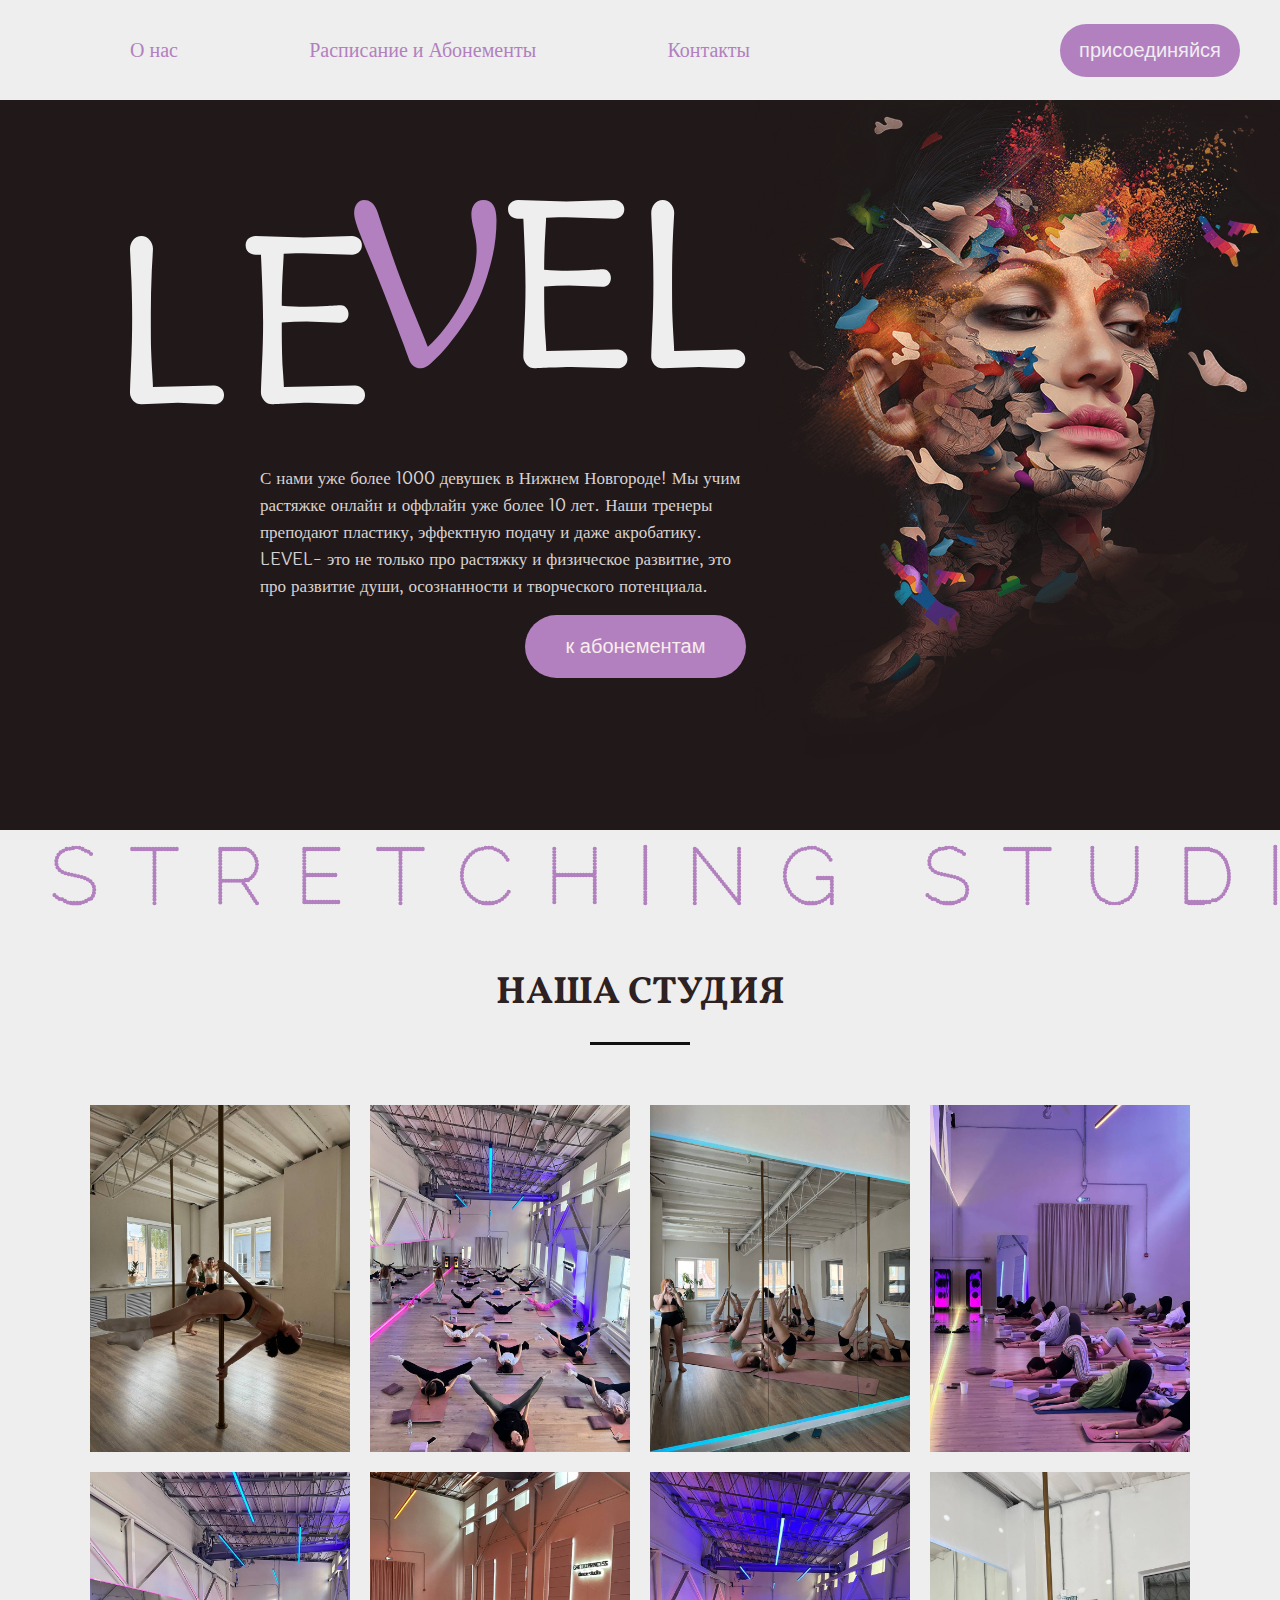
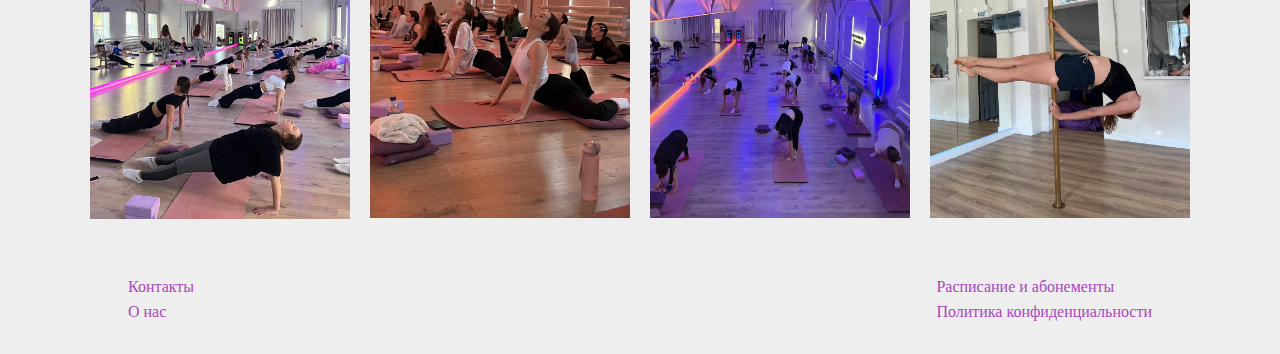
<file: index.html>
<!DOCTYPE html>
<html lang="en">
<head>
    <meta charset="UTF-8">
    <meta name="viewport" content="width=device-width, initial-scale=1.0">
    <title>Главная</title>
    <link rel="preconnect" href="https://fonts.googleapis.com">
<link rel="preconnect" href="https://fonts.gstatic.com" crossorigin>
<link href="https://fonts.googleapis.com/css2?family=Raleway+Dots&display=swap" rel="stylesheet">
    <link rel="preconnect" href="https://fonts.googleapis.com">
<link rel="preconnect" href="https://fonts.gstatic.com" crossorigin>
<link href="https://fonts.googleapis.com/css2?family=Volkhov:ital@1&display=swap" rel="stylesheet">
<link rel="preconnect" href="https://fonts.googleapis.com">
<link rel="preconnect" href="https://fonts.gstatic.com" crossorigin>
<link href="https://fonts.googleapis.com/css2?family=Laila&family=Volkhov:ital@1&display=swap" rel="stylesheet">
<link rel="preconnect" href="https://fonts.googleapis.com">
    <link rel="preconnect" href="https://fonts.gstatic.com" crossorigin>
    <link href="https://fonts.googleapis.com/css2?family=Yesteryear&display=swap" rel="stylesheet">
   
    <link rel="preconnect" href="https://fonts.googleapis.com">
<link rel="preconnect" href="https://fonts.gstatic.com" crossorigin>
<link href="https://fonts.googleapis.com/css2?family=Laila&display=swap" rel="stylesheet">
<link rel="preconnect" href="https://fonts.googleapis.com">
<link rel="preconnect" href="https://fonts.googleapis.com">
<link rel="preconnect" href="https://fonts.gstatic.com" crossorigin>
<link href="https://fonts.googleapis.com/css2?family=Vollkorn:ital@0;1&display=swap" rel="stylesheet">
<link rel="preconnect" href="https://fonts.googleapis.com">
<link rel="preconnect" href="https://fonts.gstatic.com" crossorigin>
<link href="https://fonts.googleapis.com/css2?family=Bad+Script&display=swap" rel="stylesheet">
    <link rel="stylesheet" href="./style_n1.css">
    <link rel="stylesheet" href="./media/media_n1.css">
</head>
<body>
    <header class="header">

        <!-- Меню сайта -->
        <nav class="nav">
            <ul>
                <li><a class="a" href="index_10.html">О нас</a></li>
                <li><a class="a" href="index_2.html" >Расписание и Абонементы</a></li>
                <li><a class="a" href="index_4.html">Контакты</a></li>
            </ul>
        </nav>
    
        <!-- Иконка бургерменю -->
        <div class="burger">
            <span></span>
        </div>
        <div class="header__button">
    <button class="button_1">
        <a class="a_2" href="https://t.me/LEVELNN_bot">присоединяйся</a>
    </button></div>
    </header>
    <div class="container_banner">
    <div class="banner">
        <img class="banner__logo" src="./picture/Vector.svg" alt="лого">
 
        <div class="banner__text">
            <p class="banner__text">
                С нами уже более 1000 девушек в Нижнем Новгороде!  Мы учим растяжке онлайн и оффлайн уже более 10 лет.  Наши тренеры преподают пластику, эффектную подачу и даже акробатику. LEVEL- это не только про растяжку и физическое развитие, это про развитие души, осознанности и творческого потенциала.  
            </p>
        </div>
        <button class="button_2">
            <a class="a_3" href="index_2.html">к абонементам</a>
        </button>
    </div>
    <div class="banner__img">
    <img class="banner__img" src="./picture/hero.png" alt="">
 </div>
</div>
<div class="ticker">
    <div class="tiker_wrapper">
        <div class="tiker_item">STRETCHING STUDIO</div>
        <div class="tiker_item">STRETCHING STUDIO</div>
        <div class="tiker_item">STRETCHING STUDIO</div>
        <div class="tiker_item">STRETCHING STUDIO</div>
        <div class="tiker_item">STRETCHING STUDIO</div>
    </div>
</div>
<div class="container">
    <section class="gallery">
        <h2 class="title">НАША СТУДИЯ</h2>
        <div class="gallery-list">
          <a href="./picture/img 1.jpeg" class="gallery-item">
            <div class="gallery-item-hover">Посмотреть</div>
            <img  src="./picture/img 1.jpeg" alt="alt" >
          </a>
          <a href="./picture/p_b1.jpeg" class="gallery-item">
            <div class="gallery-item-hover">Посмотреть</div>
            <img src="./picture/p_b1.jpeg" alt="alt" >
          </a>
          <a href="./picture/p_b5.jpeg" class="gallery-item">
            <div class="gallery-item-hover">Посмотреть</div>
            <img src="./picture/p_b5.jpeg" alt="alt" >
          </a>
          <a href="./picture/p_b2.jpeg" class="gallery-item">
            <div class="gallery-item-hover">Посмотреть</div>
            <img src="./picture/p_b2.jpeg" alt="alt">
          </a>
          <a href="./picture/img 3.jpeg" class="gallery-item">
            <div class="gallery-item-hover">Посмотреть</div>
            <img src="./picture/img 3.jpeg" alt="alt">
          </a>
          <a href="./picture/p_b4.jpeg" class="gallery-item">
            <div class="gallery-item-hover">Посмотреть</div>
            <img src="./picture/p_b4.jpeg" alt="alt">
          </a>
          <a href="./picture/p_b3.jpeg" class="gallery-item">
            <div class="gallery-item-hover">Посмотреть</div>
            <img src="./picture/p_b3.jpeg" alt="alt">
          </a>
          <a href="./picture/img 2.jpeg" class="gallery-item">
            <div class="gallery-item-hover">Посмотреть</div>
            <img src="./picture/img 2.jpeg" alt="alt">
          </a>
        </div>
      </section> 
</div> 
<footer class="footer">
    <div class="footer__left">
        <p>
            <a class="link" href="index_4.html">Контакты</a></p>
        <p>
            <a class="link" href="index_10.html">О нас</a> </p>
    </div>
    <div class="footer__right">
        <p >
            <a class="link" href="index_2.html">Расписание и абонементы</a></p>
        <p>
            <a class="link" href="#">Политика конфиденциальности</a>
        </p>
    </div>
   </footer>
    <script>
        document.querySelector('.burger').addEventListener('click', function() {
            this.classList.toggle('active');
            document.querySelector('.nav').classList.toggle('open');
        })
    </script>
</body>
</html>
</file>
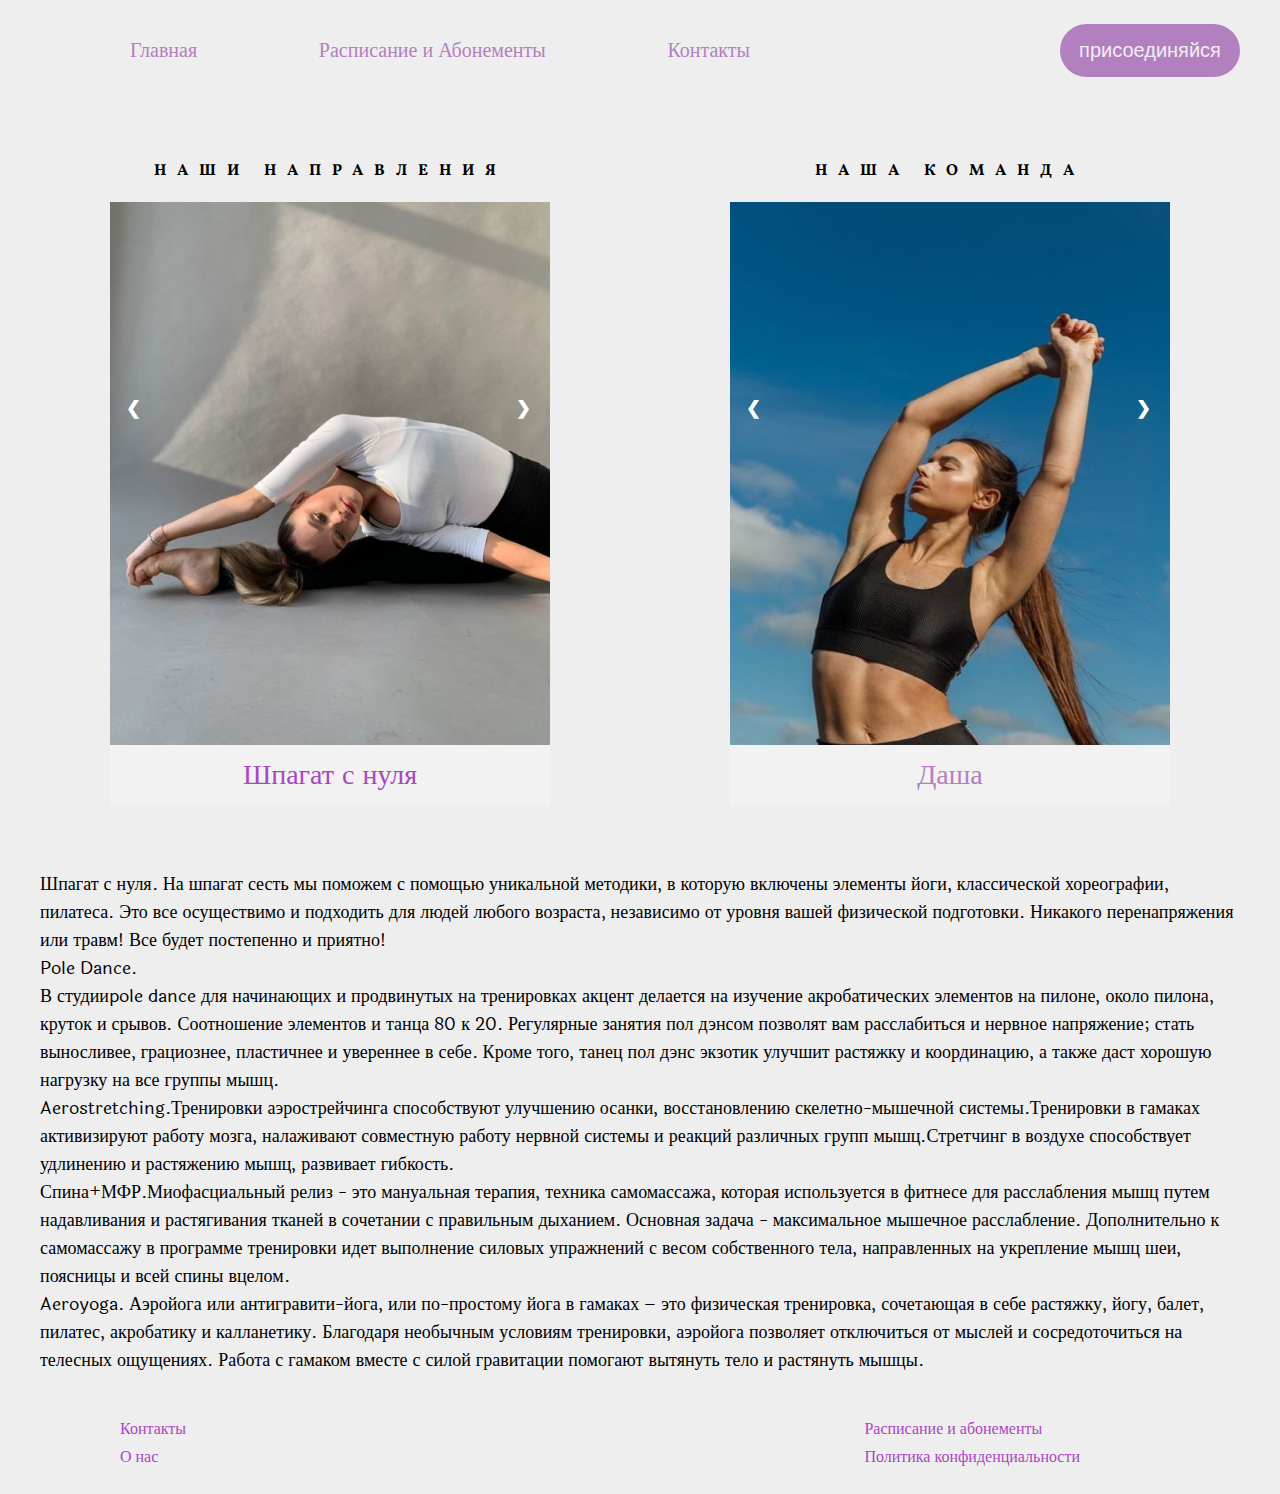
<file: index_10.html>
<!DOCTYPE html>
<html lang="en">
<head>
    <meta charset="UTF-8">
    <meta name="viewport" content="width=device-width, initial-scale=1">
 <link href="https://fonts.googleapis.com/css2?family=Laila&display=swap" rel="stylesheet">
       
        <style>
        * {box-sizing: border-box}
        .mySlides1, .mySlides2 {display: none}
        img {vertical-align: middle;}
        
        /* Slideshow container */
        .slideshow-container {
          max-width: 440px;
          max-height: 480px;
          position: relative;
      
          
        }
        
        /* Next & previous buttons */
        .prev, .next {
          cursor: pointer;
          position: absolute;
          top: 50%;
          width: auto;
          padding: 16px;
          margin-top: -22px;
          color: white;
          font-weight: bold;
          font-size: 18px;
          transition: 0.6s ease;
          border-radius: 0 3px 3px 0;
          user-select: none;
        }
        
        /* Position the "next button" to the right */
        .next {
          margin-left: 390px;
          border-radius: 3px 0 0 3px;
        }
        
        /* On hover, add a grey background color */
        .prev:hover, .next:hover {
          background-color: #f1f1f1;
          color: black;
        }
        .container{
            max-width: 1200px;
            display: flex;
            margin: 0 auto;
            justify-content: center;
            margin-top: 45px;
        }
        .slideshow-container{
           margin: 15px 90px 50px 90px;
           
        }
       
        body {
    width: 100%;
    margin: 0; 
    font-family: 'Laila', serif;
    background-color: #eee;
    font-size: 18px;
}

*{
    padding: 0;
    margin: 0;
    box-sizing: border-box;
}

.wrapper{
    flex-grow: 1;
}

.open{
    display: flex !important;
}

.header{
    max-width: 1600px;
    display: flex;
    align-items: center;
    justify-content: space-between;
    min-height: 100px;
    padding: 0 40px;
    margin-left: 50px;
}

.nav{
    display: flex;
    width: 700px;
    padding: 0 40px;
}

.nav ul{
    width: 100%;
    list-style: none;
    display: flex;
    justify-content: space-between;
}
.wrapper_3{
    display: flex;
    justify-content: space-between;
}
.burger{
    display: none;
    position: relative;
    z-index: 50;
    align-items: center;
    justify-content: flex-end;
    width: 30px;
    height: 18px;
}

.burger span{
    height: 2px;
    width: 80%;
    transform: scale(1);
    background-color:  #B280BF;;
}

.burger::before, .burger::after{
    content: '';
    position: absolute;
    height: 2px;
    width: 100%;
    background-color:  #B280BF;;
    transition: all 0.3s ease 0s;
}

.burger::before { top: 0 }

.burger::after { bottom: 0 }


/* Добавляем класс active для анимации иконки бургера */
.burger.active span { transform: scale(0) }

.burger.active::before{
    top: 50%;
    transform: rotate(-45deg) translate(0, -50%);
}

.burger.active::after{
    bottom: 50%;
    transform: rotate(45deg) translate(0, 50%);
}


/* При разрешении экрана 900px и ниже, выводим на экран иконку бургера */

   

@keyframes burgerAnimation {
    from {opacity: 0}
    to {opacity: 1}
}



.button_1 {
    background-color: #B280BF;
    border: none;
    text-align: center;
    text-decoration: none;
    width: 180px;
    height: 53px;
    border-radius: 70px;
    font-size: 16px;

   }
   .button_1:hover{
    background-color: #a947c1;
   }
   .a{
    
       color: #B280BF;
       text-decoration: none;
       font-size: 20px;
   }
   .a_2{
    color: #f1ecf2;
    text-decoration: none;
    font-size: 20px;
   }
   .text {
  color: #B280BF;
  font-size: 28px;
  padding: 8px 12px;
  position: absolute;
  bottom: -165px;
  width: 100%;
  text-align: center;
  background-color: #f2f2f2;
  margin-top: 10px;
  font-family: 'Laila';

}
.zag{
  font-size: 16px;
  justify-content: center;
 margin-bottom: 20px;
  text-align: center;;
  font-family: 'Vollkorn', serif;;
  letter-spacing: 11px;
}
.link{
    text-decoration: none;
    font-size: 16px;
    color: #a947c1;
   }
   .link{
    text-decoration: none;
    font-size: 16px;
    color: #a947c1;
   }
   
   
   .footer{
    max-width: 1200px;
    display: flex;
    justify-content: space-between;
	left: 0;
	bottom: 0;
	width: 100%;
	height: 80px;
  margin-top: 40px;
   
    
   }
   .footer__left{
    margin-left: 10%;
   }
   .footer__right{
    margin-right: 10%;
   }
   .info{
    max-width: 1200px;
    margin: 0 auto;
    margin-top: 180px;
   }
   .li{
    text-decoration: none;
    color: #a947c1;
   }

        </style>
        </head>
        <body class="body">
          
            <header class="header">

                <!-- Меню сайта -->
                <nav class="nav">
                    <ul>
                        <li><a class="a" href="index.html">Главная</a></li>
                        <li><a class="a" href="index_2.html">Расписание и Абонементы</a></li>
                        <li><a class="a" href="index_4.html">Контакты</a></li>
                    </ul>
                </nav>
            
                <!-- Иконка бургерменю -->
                <div class="burger">
                    <span></span>
                </div>
                <div class="header__button">
            <button class="button_1">
                <a class="a_2" href="https://t.me/LEVELNN_bot">присоединяйся</a>
            </button></div>
            </header>
        
        <div class="container">
         
        <div class="slideshow-container"> 
          <h1 class="zag">НАШИ НАПРАВЛЕНИЯ</h1>
          <div class="mySlides1">
            
            <img class="y" src="./picture/s_2.jpg" style="width:440px" height="595px">
            <div class="text"><a  class="li" href="#h3">Шпагат с нуля</a></div>
          </div>
        
          <div class="mySlides1">
            
            <img  class="y" src="./picture/s_1.jpg" style="width:440px" height="595px">
            <div class="text"><a class="li" href="#h4">Aeroyoga</a>
             
              </div>
          </div>
       
          <div class="mySlides1">
            <img class="y" src="./picture/s_3.jpg" style="width:440px" height="595px">
            <div class="text"> <a  class="li" href="#h5">Pole Dance</a>

            </div>
          </div>
          <div  class="mySlides1">
            <img  class="y" src="./picture/s_4.jpg" style="width:440px" height="595px">
            <div class="text"> <a class="li" href="#h6">Aerostretching</a>
              </div>
          </div>
          <div class="mySlides1">
            <img class="y" src="./picture/s_5.jpg" style="width:440px" height="595px">
            <div class="text"><a class="li" href="#h7">Спина+МФР</a>
              </div>
          </div>
        
          <a class="prev" onclick="plusSlides(-1, 0)">❮</a>
          <a class="next" onclick="plusSlides(1, 0)">❯</a>
        </div>
        
        <div class="slideshow-container"> 
          <h2 class="zag">  НАША КОМАНДА</h2>
          <div class="mySlides2">
            <img class="y" src="./picture/t_1.jpg" style="width:440px" height="595px">
            <div class="text">Даша</div>
          </div>
        
          <div class="mySlides2">
            <img class="y" src="./picture/t_2.jpg" style="width:440px" height="595px">
            <div class="text">Кристина</div>
          </div>
        
          <div class="mySlides2">
            <img class="y" src="./picture/t_3.jpg "style="width:440px" height="595px">
            <div class="text">Алена</div>
          </div>
          <div class="mySlides2">
            <img class="y" src="./picture/t_4.jpg "style="width:440px" height="595px">
            <div class="text">Полина</div>
          </div>
          <div class="mySlides2">
            <img class="y" src="./picture/t_5.jpg "style="width:440px" height="595px">
            <div class="text">Лена</div>
          </div>
        
          <a class="prev" onclick="plusSlides(-1, 1)">❮</a>
          <a class="next" onclick="plusSlides(1, 1)">❯</a>
        </div>
        </div>
        <div class="info">
          <article id="h3">Шпагат с нуля.
          На шпагат сесть мы поможем с помощью уникальной методики, в которую включены элементы йоги, классической хореографии, пилатеса. Это все осуществимо и подходить для людей любого возраста, независимо от уровня вашей физической подготовки. Никакого перенапряжения или травм! Все будет постепенно и приятно! <br></article>

          Pole Dance.
          <article id="h4">В студииpole dance для начинающих и продвинутых на тренировках акцент делается на изучение акробатических элементов на пилоне, около пилона, круток и срывов. Соотношение элементов и танца 80 к 20. 

          Регулярные занятия пол дэнсом позволят вам расслабиться и нервное напряжение; стать выносливее, грациознее, пластичнее и увереннее в себе. Кроме того, танец пол дэнс экзотик улучшит растяжку и координацию, а также даст хорошую нагрузку на все группы мышц.<br></article>

          <article id="h5">Aerostretching.Тренировки аэрострейчинга способствуют улучшению осанки, восстановлению скелетно-мышечной системы.Тренировки в гамаках активизируют работу мозга, налаживают совместную работу нервной системы и реакций различных групп мышц.Стретчинг в воздухе способствует удлинению и растяжению мышц, развивает гибкость. <br></article>

          <article id="h6">Спина+МФР.Миофасциальный релиз - это мануальная терапия, техника самомассажа, которая используется в фитнесе для расслабления мышц путем надавливания и растягивания тканей в сочетании с правильным дыханием. Основная задача - максимальное мышечное расслабление. Дополнительно к самомассажу в программе тренировки идет выполнение силовых упражнений с весом собственного тела, направленных на укрепление мышц шеи, поясницы и всей спины вцелом. <br></article>

          <article id="h7">Aeroyoga. Аэройога или антигравити-йога, или по-простому йога в гамаках – это физическая тренировка, сочетающая в себе растяжку, йогу, балет, пилатес, акробатику и калланетику. 
          Благодаря необычным условиям тренировки, аэройога позволяет отключиться от мыслей и сосредоточиться на телесных ощущениях. Работа с гамаком вместе с силой гравитации помогают вытянуть тело и растянуть мышцы.</article>


        </div>
        <footer class="footer">
          <div class="footer__left">
              <p>
                  <a class="link" href="#">Контакты</a></p>
              <p>
                  <a class="link" href="#">О нас</a> </p>
          </div>
          <div class="footer__right">
              <p >
                  <a class="link" href="#">Расписание и абонементы</a></p>
              <p>
                  <a class="link" href="#">Политика конфиденциальности</a>
              </p>
          </div>
         </footer>
        <script>
        var slideIndex = [1,1];
        var slideId = ["mySlides1", "mySlides2"]
        showSlides(1, 0);
        showSlides(1, 1);
        
        function plusSlides(n, no) {
          showSlides(slideIndex[no] += n, no);
        }
        
        function showSlides(n, no) {
          var i;
          var x = document.getElementsByClassName(slideId[no]);
          if (n > x.length) {slideIndex[no] = 1}    
          if (n < 1) {slideIndex[no] = x.length}
          for (i = 0; i < x.length; i++) {
             x[i].style.display = "none";  
          }
          x[slideIndex[no]-1].style.display = "block";  
        }
        </script>
        
        <script>
          document.querySelector('.burger').addEventListener('click', function() {
              this.classList.toggle('active');
              document.querySelector('.nav').classList.toggle('open');
          })
      </script>
         
    <title>О НАС</title>
    <link rel="stylesheet" href="./media/media_10.css">
 <link rel="preconnect" href="https://fonts.googleapis.com">
<link rel="preconnect" href="https://fonts.gstatic.com" crossorigin>
<link href="https://fonts.googleapis.com/css2?family=Laila&display=swap" rel="stylesheet">
<link rel="preconnect" href="https://fonts.googleapis.com">
<link rel="preconnect" href="https://fonts.gstatic.com" crossorigin>
<link href="https://fonts.googleapis.com/css2?family=Vollkorn:ital@0;1&display=swap" rel="stylesheet">
</head>
<body>
    
</body>
</html>
</file>
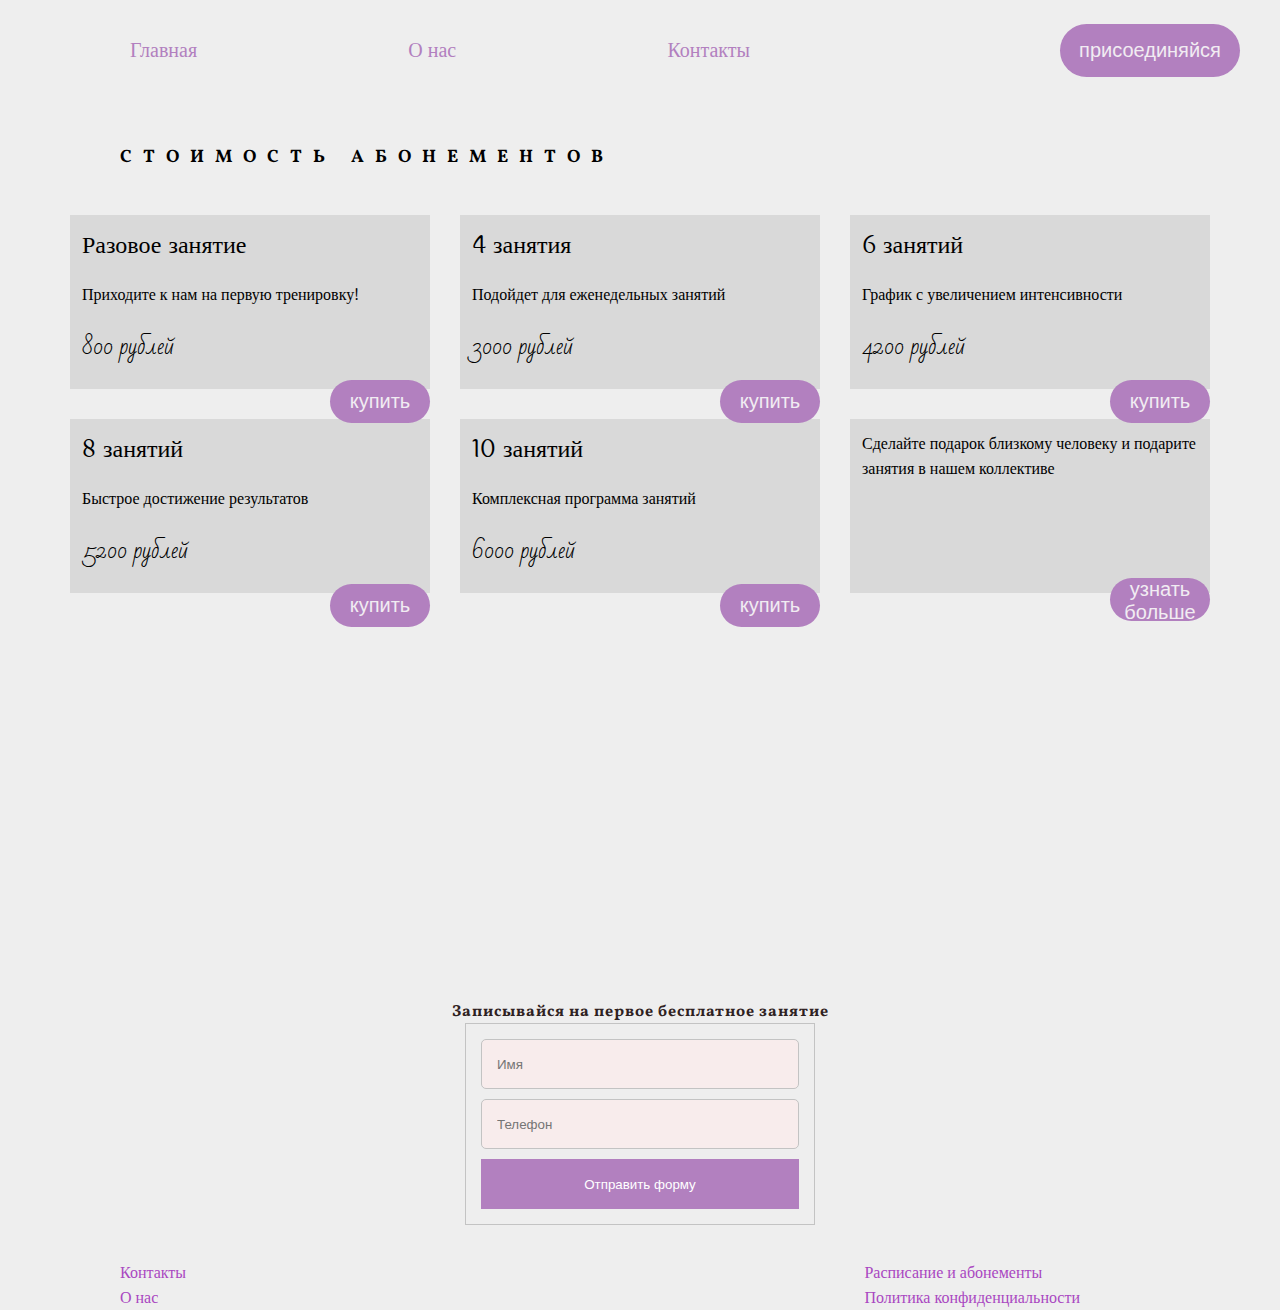
<file: index_2.html>
<!DOCTYPE html>
<html lang="ru">
<head>
    <meta charset="UTF-8">
    <meta name="viewport" content="width=device-width, initial-scale=1.0">
    <title>АБОНЕМЕНТЫ</title>
    <script src="https://code.jquery.com/jquery-3.5.1.min.js" integrity="sha256-9/aliU8dGd2tb6OSsuzixeV4y/faTqgFtohetphbbj0=" crossorigin="anonymous"></script>
    <script src="./js/jquery.maskedinput.js"></script>
    <script src="./js/jquery.validate.min.js"></script>
    <script src="./js/script.js"></script>
    
    <link rel="preconnect" href="https://fonts.googleapis.com">
    <link rel="preconnect" href="https://fonts.gstatic.com" crossorigin>
    <link href="https://fonts.googleapis.com/css2?family=Yesteryear&display=swap" rel="stylesheet">
   
    <link rel="preconnect" href="https://fonts.googleapis.com">
<link rel="preconnect" href="https://fonts.gstatic.com" crossorigin>
<link href="https://fonts.googleapis.com/css2?family=Laila&display=swap" rel="stylesheet">
<link rel="preconnect" href="https://fonts.googleapis.com">
<link rel="preconnect" href="https://fonts.googleapis.com">
<link rel="preconnect" href="https://fonts.gstatic.com" crossorigin>
<link href="https://fonts.googleapis.com/css2?family=Vollkorn:ital@0;1&display=swap" rel="stylesheet">
<link rel="preconnect" href="https://fonts.googleapis.com">
<link rel="preconnect" href="https://fonts.gstatic.com" crossorigin>
<link href="https://fonts.googleapis.com/css2?family=Bad+Script&display=swap" rel="stylesheet">
 <link rel="stylesheet" href="./style_2.css">
 <link rel="stylesheet" href="./media/media_2.css">
</head>
<body>
   

    
    <header class="header">

        <!-- Меню сайта -->
        <nav class="nav">
            <ul>
                <li><a class="a" href="index.html">Главная</a></li>
                <li><a class="a" href="index_10.html">О нас</a></li>
                <li><a class="a" href="index_4.html">Контакты</a></li>
            </ul>
        </nav>
    
        <!-- Иконка бургерменю -->
        <div class="burger">
            <span></span>
        </div>
        <div class="header__button">
    <button class="button_1">
        <a class="a_2" href="https://t.me/LEVELNN_bot">присоединяйся</a>
    </button></div>
    </header>
   
    
</div>
<div class="container">
<div class="h">
<h1 class="h">СТОИМОСТЬ АБОНЕМЕНТОВ</h1>
</div>
<div class="cards-grid">
    <div class="card-demo">
        <div class="rectangle"> 
            <p class="rectangle__title">Разовое занятие</p>
            <p class="rectangle__text">Приходите к нам на первую тренировку!</p>
            <p class="rectangle__price">800 рублей</p>
            <button class="button_2">
            <a class="a_2" href="https://t.me/LEVELNN_bot">купить</a>
        </button>
    </div>
    </div>
    <div class="card-demo">
        <div class="rectangle">
            <p class="rectangle__title">4 занятия</p>
            <p class="rectangle__text">Подойдет для еженедельных занятий</p>
            <p class="rectangle__price">3000 рублей</p>
            <button class="button_2">
            <a class="a_2" href="https://t.me/LEVELNN_bot">купить</a>
        </button></div>
    </div>
    <div class="card-demo">
        <p class="rectangle__title">6 занятий</p>
        <p class="rectangle__text">График с увеличением интенсивности</p>
        <p class="rectangle__price">4200 рублей</p>
        <button class="button_2">
        <a class="a_2" href="https://t.me/LEVELNN_bot">купить</a>
    </button></div>
   
    <div class="card-demo">
        <div class="rectangle">
            <p class="rectangle__title">8 занятий</p>
            <p class="rectangle__text">Быстрое достижение результатов</p>
            <p class="rectangle__price">5200 рублей</p>
            <button class="button_2">
            <a class="a_2" href="https://t.me/LEVELNN_bot">купить</a>
        </button></div>
    </div>
    <div class="card-demo">
        <div class="rectangle">
            <p class="rectangle__title">10 занятий</p>
            <p class="rectangle__text">Комплексная программа занятий</p>
            <p class="rectangle__price">6000 рублей</p>
            <button class="button_2">
            <a class="a_2" href="https://t.me/LEVELNN_bot">купить</a>
        </button></div>
    </div>
    <div class="card-demo">
        <div class="rectangle">
            <p class="rectangle__text">Сделайте подарок близкому человеку и подарите занятия в нашем коллективе</p>
            <button class="button_3">
            <a class="a_2" href="https://t.me/LEVELNN_bot">узнать больше</a>
        </button></div>
    </div>
</div> 
</div>

<div class="title">
<h2 class="title">
    Записывайся на первое  бесплатное занятие
</h2>
</div>
<form action="./sender.php" method="post">
    <input type="text" class="name" name="name" placeholder="Имя" required>
    <input type="text" class="phone" name="phone" placeholder="Телефон"required>
    <button type="button" class="send-form">Отправить форму</button>
    <div class="status"></div>
</form>
</div>
</div>
<footer class="footer">
    <div class="footer__left">
        <p>
            <a class="link" href="index_4.html">Контакты</a></p>
        <p>
            <a class="link" href="index_10.html">О нас</a> </p>
    </div>
    <div class="footer__right">
        <p >
            <a class="link" href="index_2.html">Расписание и абонементы</a></p>
        <p>
            <a class="link" href="#">Политика конфиденциальности</a>
        </p>
    </div>
   </footer>
   <script>
    document.querySelector('.burger').addEventListener('click', function() {
        this.classList.toggle('active');
        document.querySelector('.nav').classList.toggle('open');
    })
</script>
</body>
</html>
</file>
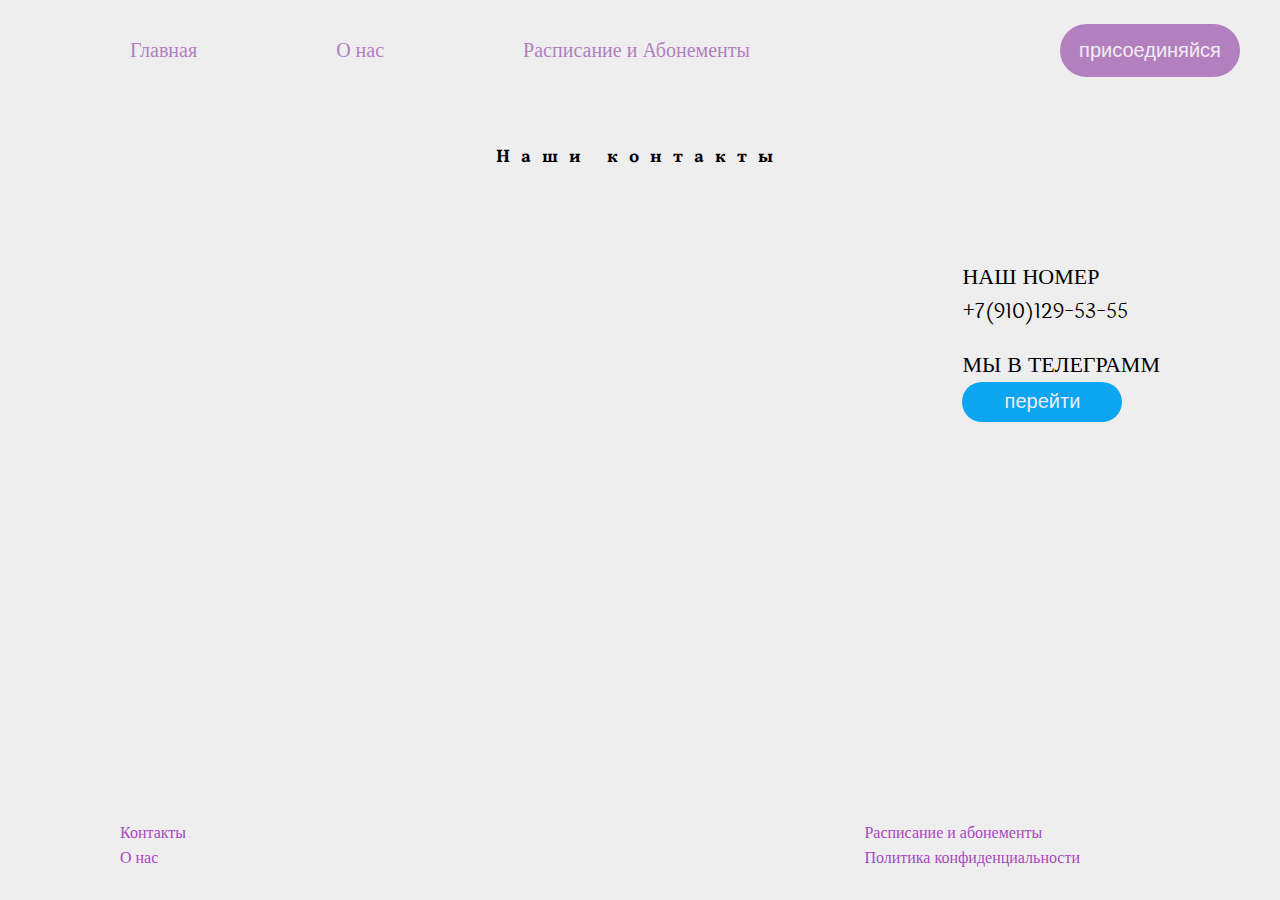
<file: index_4.html>
<!DOCTYPE html>
<html lang="en">
<head>
    <meta charset="UTF-8">
    <meta name="viewport" content="width=device-width, initial-scale=1.0">
    <title>Контакты</title>
    <link rel="preconnect" href="https://fonts.googleapis.com">
<link rel="preconnect" href="https://fonts.gstatic.com" crossorigin>
<link href="https://fonts.googleapis.com/css2?family=Laila&display=swap" rel="stylesheet">
<link rel="preconnect" href="https://fonts.googleapis.com">
<link rel="preconnect" href="https://fonts.gstatic.com" crossorigin>
<link href="https://fonts.googleapis.com/css2?family=Laila&family=Vollkorn&display=swap" rel="stylesheet">
<link rel="stylesheet" href="./style_4.css">
<link rel="stylesheet" href="./media/media_4.css">
</head>
<body>
    <header class="header">

        <!-- Меню сайта -->
        <nav class="nav">
            <ul>
                <li><a class="a" href="index.html">Главная</a></li>
                <li><a class="a" href="index_10.html">О нас</a></li>
                <li><a class="a" href="index_2.html">Расписание и Абонементы</a></li>
            </ul>
        </nav>
    
        <!-- Иконка бургерменю -->
        <div class="burger">
            <span></span>
        </div>
        <div class="header__button">
    <button class="button_1">
        <a class="a_2" href="https://t.me/LEVELNN_bot">присоединяйся</a>
    </button></div>
    </header>
     <h2 class="h">Наши контакты</h2> 

   
    <div class="container">
       
    <div class="contact__card">
        <div class="text_name">
       
        <div class="photo">
        <iframe class="contact__img" src="https://www.google.com/maps/embed?pb=!1m14!1m8!1m3!1d7645.450048696845!2d44.008000551131914!3d56.32219598355!3m2!1i1024!2i768!4f13.1!3m3!1m2!1s0x4151d52d9c1770f5%3A0x6754e5fbb5488e4b!2zTEVWRUwgfCDQodGC0YPQtNC40Y8g0KDQsNGB0YLRj9C20LrQuCDQsiDQndCd!5e0!3m2!1sru!2sru!4v1707337283726!5m2!1sru!2sru" width="500" height="400" style="border:0;" allowfullscreen="" loading="lazy" referrerpolicy="no-referrer-when-downgrade"></iframe>
    </div></div></div>
    <div class="contact__text">
        <div class="text__number">
            <span >НАШ НОМЕР</span>
            <span class="number"> <br>+7(910)129-53-55</span>
        </div>
        <div class="text__telegramm">
            <div class="text__telegram_1">
                <span>МЫ В ТЕЛЕГРАММ</span>
                <span><br> <button class="button_4">
                    <a class="a_2" href="https://t.me/LEVELNN_bot">перейти</a>
                </button></span>
                
                <img  class="img_tel" src="./picture/tel.png" alt="" style="width: 33px;height: 25px;" ><a href="https://t.me/LEVELNN_bot"></a>

            </div>
        </div>
    </div>
  </div>
  <footer class="footer">
    <div class="footer__left">
        <p>
            <a class="link" href="index_4.html">Контакты</a></p>
        <p>
            <a class="link" href="index_10.html">О нас</a> </p>
    </div>
    <div class="footer__right">
        <p >
            <a class="link" href="index_2.html">Расписание и абонементы</a></p>
        <p>
            <a class="link" href="#">Политика конфиденциальности</a>
        </p>
    </div>
   </footer>
       <script>
        document.querySelector('.burger').addEventListener('click', function() {
            this.classList.toggle('active');
            document.querySelector('.nav').classList.toggle('open');
        })
    </script>
</body>
</html>
</file>
<file: style_n1.css>
html, body {
    height: 100%;
    width: 100%;
}

body {
    font-family: 'Laila', serif;
    background-color: #eee;
}

*{
    padding: 0;
    margin: 0;
    box-sizing: border-box;
}

.wrapper{
    flex-grow: 1;
}

.open{
    display: flex !important;
}

.header{
    max-width: 1600px;
    display: flex;
    align-items: center;
    justify-content: space-between;
    min-height: 100px;
    padding: 0 40px;
    margin-left: 50px;
}

.nav{
    display: flex;
    width: 700px;
    padding: 0 40px;
}

.nav ul{
    width: 100%;
    list-style: none;
    display: flex;
    justify-content: space-between;
}
.wrapper_3{
    display: flex;
    justify-content: space-between;
}

.burger{
    display: none;
    position: relative;
    z-index: 50;
    align-items: center;
    justify-content: flex-end;
    width: 30px;
    height: 18px;
}

.burger span{
    height: 2px;
    width: 80%;
    transform: scale(1);
    background-color:  #B280BF;;
}

.burger::before, .burger::after{
    content: '';
    position: absolute;
    height: 2px;
    width: 100%;
    background-color:  #B280BF;;
    transition: all 0.3s ease 0s;
}

.burger::before { top: 0 }

.burger::after { bottom: 0 }


/* Добавляем класс active для анимации иконки бургера */
.burger.active span { transform: scale(0) }

.burger.active::before{
    top: 50%;
    transform: rotate(-45deg) translate(0, -50%);
}

.burger.active::after{
    bottom: 50%;
    transform: rotate(45deg) translate(0, 50%);
}


/* При разрешении экрана 900px и ниже, выводим на экран иконку бургера */

   

@keyframes burgerAnimation {
    from {opacity: 0}
    to {opacity: 1}
}



.container{
   max-width: 1200px;
   font-family: 'Laila', serif;
   margin: 0 80px 0 80px ;

}
.button_1 {
    background-color: #B280BF;
    border: none;
    text-align: center;
    text-decoration: none;
    width: 180px;
    height: 53px;
    border-radius: 70px;
    font-size: 16px;

   }
   .button_1:hover{
    background-color: #a947c1;
   }
   .a{
    
       color: #B280BF;
       text-decoration: none;
       font-size: 20px;
   }
   
  

   .button_2 {
    float: right;
    position: relative;
    background-color: #B280BF;
    border: none;
    text-align: center;
    text-decoration: none;
    width: 100px;
    height: 43px;
    border-radius: 70px;
    margin: 0;
    padding: 0;
   }
   .button_2:hover{
    background-color: #a947c1;
   }
   .a_2{
    color: #f1ecf2;
    text-decoration: none;
    font-size: 20px;
   }
   .button_3{
    float: right;
    position: relative;
    background-color: #B280BF;
    border: none;
    text-align: center;
    text-decoration: none;
    width: 100px;
    height: 43px;
    border-radius: 70px;
    margin: 0;
    padding: 0;
    margin-top: 85px;
   }
   .button_3:hover{
    background-color: #a947c1;
   }

   .banner__img{
    padding: 0;
    margin: 0;
    max-height: 730px;
    max-width: 550px;
  
   }
   
    .banner__logo{
        margin-left: 100px;
        margin-top: 100px;
  
    }
    

    .banner__img{
     height: 730px;
     width: 550px;
   
    }
    .banner__text{
      max-width: 600px;
      margin-top: 30px;
      margin-left: 115px;
    text-align: start;
    font-size:17px;
     color: #d8d2d2;
     word-wrap: normal;
     position: relative;
    }
    .button_2{
      margin-top: 15px;
        background-color: #B280BF;
        border: none;
        text-decoration: none;
        width: 221px;
        height: 63px;
        border-radius: 50px;
        margin-left: 495px;
       }
       .button_2:hover{
        background-color: #a947c1;
       }
       .a{
        color: #B280BF;
        text-decoration: none;
        font-size: 20px;
    }
    .a_3{
        color: #F8ECEC;
        text-decoration: none;
        font-size: 20px;
    }
   .container_banner{
    display: flex;
    background-color:#211919;
    justify-content: space-between;
  
   }
   .banner{
    display: flex;
    flex-direction: column;
    margin-left: 30px;
   }

 
    
       .ticker{
        position: relative;
        overflow: hidden;
       }
       .tiker_wrapper{
        display: flex;
       }
       .tiker_item{
        font-size: 80px;
        font-weight: 600;
        letter-spacing: 32px;
        font-stretch: expanded;
        font-family: 'Raleway Dots', sans-serif;
        color: #B280BF;
        white-space: nowrap;
        flex-shrink: 0;
        padding: 0 50px;
        animation: ticker 9s linear infinite;
       }
       @keyframes ticker{
        0%{
            transform:translate3d(0);
        }
        to{
            transform:translate3d(-100%,0,0);
        }
    }
      section.gallery{
        position: relative;
        padding: 45px 0;
      }
      h2.title{
        font-family: 'Vollkorn', serif;;
        font-size: 38px;
        font-weight: bold;
        text-align: center;
        padding-bottom: 45px;
        position: relative;
        color: #2E2121;
      }
      h2.title:after{

        content: "";
        position: absolute;
        width: 100px;
        height: 3px;
        background-color: #111111;
        bottom: 20px;
        left: 50%;
        transform: translateX(-50%);
      }
      .gallery-list{
        position: relative;
        display: flex;
        flex-wrap: wrap;
        overflow: hidden;
        font-size: 0;
        margin-top: 30px;
        max-width: 1200px;
      }
      .gallery-item{
        display: block;
        flex: 20%;
        overflow: hidden;
        position: relative;
        margin: 10px 10px 10px 10px;
      }
      .gallery-item-hover{
       
        transition: opacity .5s ease;
        z-index: 2;
      }
      .gallery-item:hover .gallery-item-hover{
        opacity: 1;
      }
      .gallery-item:hover img{
        transform: scale(1.3) rotate(5deg);
      }
      .gallery-item img{
        max-width: 100%;
        height: auto;
        transition: all .5s ease;
      }
     .container{
        max-width: 1400px;
     }
  
     .link{
      text-decoration: none;
      font-size: 16px;
      color: #a947c1;
     }
     
     
     .footer{
      max-width: 1400px;
      display: flex;
      justify-content: space-between;
    left: 0;
    bottom: 0;
    width: 100%;
    height: 80px;
    margin: 0 auto;
     
      
     }
     .footer__left{
      margin-left: 10%;
     }
     .footer__right{
      margin-right: 10%;
     }
     
      @media (max-width: 991px){
        .gallery-item{
          flex: 33.3%;
        }
      }
      @media (max-width: 768px){
        .gallery-item{
          flex: 30%;
        }
      }
      @media (max-width: 530px){
        .gallery-item{
          flex: 30%;
        }
      }
</file>
<file: media/media_n1.css>
@media (width<1270px){
    .banner__img{
        height: 590px;
        width: 450px;
       }
       .banner{
        margin-left: -80px;
       }
       .tiker_item{
        font-size: 60px;
       }
       h2.title{
        font-size: 34px;
       }
    
}
@media (width<1030px){
    .menu__list{
        font-size: 16px;
    }
    .h{
        font-size: 16px;
    }
    .burger { display: flex }

    .nav{
        display: none;
        flex-direction: column;
        position: fixed;
        height: 100%;
        width: 100%;
        top: 0; bottom: 0; left: 0; right: 0;
        z-index: 50;
        overflow-y: auto;
        padding: 50px 40px;
        background-color: #B280BF;
        animation: burgerAnimation 0.4s;
    }
    .a{
    
        color: #e6e2e7;
        text-decoration: none;
        font-size: 20px;
    }

    .nav ul{
        flex-direction: column;
        row-gap: 30px;
    }
    .banner__img{
        height: 550px;
        width: 400px;
       }
     .banner__text{
        font-size: 16px;
        margin-left: 90px;
       }
       
    .banner__logo{
        width: 450px;
        height: 500px;
        margin-left: 10px;
        margin-top: 10px;
    }
    .button_2{
        margin-bottom: 10px;
        align-items: center;
    }
    .banner__text{
        max-width: 600px;
      text-align: start;
      font-size:17px;
       color: #d8d2d2;
       word-wrap: normal;
       position: relative;
      }
      .banner{
        justify-content: start;
        margin: 0 auto;
    
        }
        .container_banner{
            padding: 10px;
        display: block;
        }
        .tiker_item{
            font-size: 40px;
           }
           h2.title{
            font-size: 30px;
           }
           .link{
            font-size: 14px;
           }
}

@media (width<750px){
    .container_banner{
        display: block;
        padding: 20px;
    }
    .banner{
    justify-content: center;

    }
    .banner__text{
       margin: 0 auto;
       text-align: center;
    }
    .button_2{
        display: none;
    }
    .a_2{
        font-size: 18px;
       }
    .banner__logo{
  margin: 0 auto;
  
    }
    .banner__img{
        margin: 0 auto;
        margin-top: 30px;
       }
     .banner__text{
        font-size: 16px;
    }
    .a_3{
        font-size: 18px;
    }
    .tiker_item{
        font-size: 30px;
       }
       h2.title{
        font-size: 26px;
       }
       .link{
        font-size: 12px;
       }
       .tiker_item{
        margin-top: 10px;
       }
}
    


@media (width<500px){
    .container_banner{
       margin: 0;
       padding: 20px;
    }
     .banner__logo{
        width: 260px;
        height: 330px;
       margin: 0 auto;
    }
    .banner__text{
        font-size: 16px;
    }
    .a_3{
        font-size: 16px;
    }
  
     
     .banner__img{
        margin: 0 auto;
        margin-top: 30px;
        width: 260px;
        height: 330px;
       }
       tiker_item{
        font-size: 10px;
       }
       h2.title{
        font-size: 20px;
       }
       .link{
        font-size: 10px;
       }
       .button_1{
        width: 130px;
        height: 43px;
    }
    .a_2{
        color: #f1ecf2;
        text-decoration: none;
        font-size: 16px;
       }
       .header{
        margin: 0 auto;
    }
    
      }
</file>
<file: media/media_10.css>
@media (width<1100px){
.container{
    display: block;
    margin: 0 auto;
}

.slideshow-container {
    max-width: 420px;
    max-height: 2000px;
    margin: 0 auto;
    margin-top: 120px;
  }
  .text {
    bottom: -60px;
  }
  .info{
    padding: 20px;
  }

}
@media (width<1030px){
    .menu__list{
        font-size: 16px;
    }
    .h{
        font-size: 16px;
    }
    .burger { display: flex }

    .nav{
        display: none;
        flex-direction: column;
        position: fixed;
        height: 100%;
        width: 100%;
        top: 0; bottom: 0; left: 0; right: 0;
        z-index: 50;
        overflow-y: auto;
        padding: 50px 40px;
        background-color: #B280BF;
        animation: burgerAnimation 0.4s;
    }
    .a{
    
        color: #e6e2e7;
        text-decoration: none;
        font-size: 20px;
    }

    .nav ul{
        flex-direction: column;
        row-gap: 30px;
    }
}
@media (width<700px){
    .zag{
        font-size: 14px;
    
    }
     .text{
        font-size: 20px;
     }
     .info{
        font-size: 14px;
         margin-top: 80px;
     }
     .link{
        font-size: 14px;
       }
}
@media (width<500px){
    .container{
padding: 20px;
    }
    .mySlides1{
        width: 380px;
        height: 500px;
    }
    .text{
        bottom: -90px;
    }
    .y{
        width: 300px;
        height: 530px;
    }
    .slideshow-container {
        max-width: 420px;
        max-height: 2000px;
        margin-top: 170px;
      }
      .info{
         margin-top: 120px;
     }
     .link{
        font-size: 10px;
       }
       .next{
       }
       .zag{
        margin-left: 10px;
       
        
    
    }
        .header{
            margin: 0 auto;
        }
      
}
</file>
<file: style_2.css>
html, body {
    height: 100%;
    width: 100%;
}

body {
    display: flex;
    flex-direction: column;
    font-family: 'Laila', serif;
    background-color: #eee;
}

*{
    padding: 0;
    margin: 0;
    box-sizing: border-box;
}

.wrapper{
    flex-grow: 1;
}

.open{
    display: flex !important;
}

.header{
    display: flex;
    align-items: center;
    justify-content: space-between;
    padding: 0 40px;
    margin-left: 50px;
    min-height: 100px;
}

.nav{
    display: flex;
    width: 700px;
    padding: 0 40px;
}

.nav ul{
    width: 100%;
    list-style: none;
    display: flex;
    justify-content: space-between;
}
.wrapper_3{
    display: flex;
    justify-content: space-between;
}

.burger{
    display: none;
    position: relative;
    z-index: 50;
    align-items: center;
    justify-content: flex-end;
    width: 30px;
    height: 18px;
}

.burger span{
    height: 2px;
    width: 80%;
    transform: scale(1);
    background-color:  #B280BF;;
}

.burger::before, .burger::after{
    content: '';
    position: absolute;
    height: 2px;
    width: 100%;
    background-color:  #B280BF;;
    transition: all 0.3s ease 0s;
}

.burger::before { top: 0 }

.burger::after { bottom: 0 }


/* Добавляем класс active для анимации иконки бургера */
.burger.active span { transform: scale(0) }

.burger.active::before{
    top: 50%;
    transform: rotate(-45deg) translate(0, -50%);
}

.burger.active::after{
    bottom: 50%;
    transform: rotate(45deg) translate(0, 50%);
}


/* При разрешении экрана 900px и ниже, выводим на экран иконку бургера */

   

@keyframes burgerAnimation {
    from {opacity: 0}
    to {opacity: 1}
}



.container{
   max-width: 1200px;
   font-family: 'Laila', serif;
   margin: 0 80px 0 80px ;

}
.button_1 {
    background-color: #B280BF;
    border: none;
    text-align: center;
    text-decoration: none;
    width: 180px;
    height: 53px;
    border-radius: 70px;
    font-size: 16px;

   }
   .button_1:hover{
    background-color: #a947c1;
   }
   .a{
    
       color: #B280BF;
       text-decoration: none;
       font-size: 20px;
   }
   
   .cards-grid{
    display: grid;
    gap: 30px;
    grid-template-columns: repeat(auto-fit,minmax(min(11.25rem, 100%),1fr));
    grid-template-columns: repeat(3,360px);
    grid-template-rows:repeat(4,174px);
    justify-content: center;
    margin: 0 auto;
}
.card-demo{
    background-color: #D9D9D9;
}
.rectangle__title{
    margin: 6px;
    padding: 6px;
    font-size: 24px;
   }
   .rectangle__text{
    margin: 6px;
    padding: 6px;
    font-size: 16px;
   }
   .rectangle__price{
    margin: 6px;
    padding: 6px;
    font-size: 22px;
    font-family: 'Bad Script', cursive;
   }
   .button_2 {
    float: right;
    position: relative;
    background-color: #B280BF;
    border: none;
    text-align: center;
    text-decoration: none;
    width: 100px;
    height: 43px;
    border-radius: 70px;
    margin: 0;
    padding: 0;
   }
   .button_2:hover{
    background-color: #a947c1;
   }
   .a_2{
    color: #f1ecf2;
    text-decoration: none;
    font-size: 20px;
   }
   .button_3{
    float: right;
    position: relative;
    background-color: #B280BF;
    border: none;
    text-align: center;
    text-decoration: none;
    width: 100px;
    height: 43px;
    border-radius: 70px;
    margin: 0;
    padding: 0;
    margin-top: 85px;
   }
   .button_3:hover{
    background-color: #a947c1;
   }





    .h{
        margin: 45px 20px 45px 20px;
        font-size: 18px;
      font-family: 'Vollkorn', serif;;
      letter-spacing: 11px;
      padding: 0;
    }
    
       .title{
         font-family: 'Vollkorn', serif;;
      letter-spacing: 1px;
        color: #2E2121;
        font-size: 16px;
        margin: 0 auto;
       }

       * {
        margin: 0;
        padding: 0;
        box-sizing: border-box;
    }
    
    label.error{
        display: none!important;
    }


    form {
        border: 1px solid #c3c3c3;
        padding: 15px;
        width: 350px;
        margin: 0 auto;
        position: relative;
    }

    form input {
        width: 100%;
        height: 50px;
        border: 1px solid #c3c3c3;
        background-color: #F8ECEC;
        border-radius: 5px;
        margin-bottom: 10px;
        padding: 0 15px;
        display: flex;
        align-items: center;
    }
    .form input:focus {
    outline: none;
    border-color: beige;
    box-shadow: 0 0 5px rgba(255, 127, 80, 3) ;
   }
    form input.error{
        border-color:red;
    }


    form button {
        color: white;
        background-color:#B280BF;
        height: 50px;
        width: 100%;
        cursor: pointer;
        border: #B280BF;
    }
    form button:hover{
        background-color: #a947c1;
       }
       .footer{
        max-width: 1200px;
        display: flex;
        justify-content: space-between;
       
        left: 0;
        bottom: 0;
        width: 100%;
       margin-top: 35px;
        
       }
       .footer__left{
        margin-left: 10%;
       }
       .footer__right{
        margin-right: 10%;
       }
       .link{
        text-decoration: none;
        font-size: 16px;
        color: #a947c1;
       }
</file>
<file: media/media_2.css>
@media (width<1270px){
    .cards-grid{
        width: 100%;
        grid-template-columns: repeat(2,360px);
        grid-template-rows: repeat(3,174px);
    }
    .button_2{
        width: 80px;
        height: 33px;
        margin-top: -30px;
    }
   
    .h{
        align-items: center;
    }
    form{
        margin-top: 10px;
    }
    .title{
        margin-top: 95px;
    }
}
    
 @media (width<1030px){
    .menu__list{
        font-size: 16px;
    }
    .h{
        font-size: 16px;
    }
    .burger { display: flex }

    .nav{
        display: none;
        flex-direction: column;
        position: fixed;
        height: 100%;
        width: 100%;
        top: 0; bottom: 0; left: 0; right: 0;
        z-index: 50;
        overflow-y: auto;
        padding: 50px 40px;
        background-color: #B280BF;
        animation: burgerAnimation 0.4s;
    }
    .a{
    
        color: #e6e2e7;
        text-decoration: none;
        font-size: 20px;
    }

    .nav ul{
        flex-direction: column;
        row-gap: 30px;
    }
    form{
        align-items: center;
    }
    .container{
        margin: 0 auto;
    }
    .cards-grid{
        width: 100%;
        grid-template-columns: repeat(2,330px);
        grid-template-rows: repeat(3,154px);
    }
   
}
   
   
 
 @media (width<750px){

.link{
    font-size: 12px;
}
.cards-grid{
    width: 100%;
    grid-template-columns: repeat(1,350px);
    grid-template-rows: repeat(6,174px);
}
.button_2{
    width: 80px;
    height: 33px;
    margin-top: -20px;
}
.a_2{
    font-size: 18px;
   }

}
@media (width<630px){
    .button_1{
        width: 130px;
        height: 43px;
    }
    .a_2{
        color: #f1ecf2;
        text-decoration: none;
        font-size: 16px;
       }
       .container{
        display: block;
        margin: 0 20px 0 20px;
    }

  
    form {
        
        width: 250px;
       
    }
    .title{
        font-size: 14px;
    }
    
    
    
    
}
</file>
<file: style_4.css>
html, body {
    min-height: 100%;
    width: 100%;
}

body {
    font-family: 'Laila', serif;
    background-color: #eee;
}

*{
    padding: 0;
    margin: 0;
    box-sizing: border-box;
}

.wrapper{
    flex-grow: 1;
}

.open{
    display: flex !important;
}

.header{
    max-width: 1600px;
    display: flex;
    align-items: center;
    justify-content: space-between;
    min-height: 100px;
    padding: 0 40px;
    margin-left: 50px;
}

.nav{
    display: flex;
    width: 700px;
    padding: 0 40px;
}

.nav ul{
    width: 100%;
    list-style: none;
    display: flex;
    justify-content: space-between;
}
.wrapper_3{
    display: flex;
    justify-content: space-between;
}

.burger{
    display: none;
    position: relative;
    z-index: 50;
    align-items: center;
    justify-content: flex-end;
    width: 30px;
    height: 18px;
}

.burger span{
    height: 2px;
    width: 80%;
    transform: scale(1);
    background-color:  #B280BF;;
}

.burger::before, .burger::after{
    content: '';
    position: absolute;
    height: 2px;
    width: 100%;
    background-color:  #B280BF;;
    transition: all 0.3s ease 0s;
}

.burger::before { top: 0 }

.burger::after { bottom: 0 }


/* Добавляем класс active для анимации иконки бургера */
.burger.active span { transform: scale(0) }

.burger.active::before{
    top: 50%;
    transform: rotate(-45deg) translate(0, -50%);
}

.burger.active::after{
    bottom: 50%;
    transform: rotate(45deg) translate(0, 50%);
}


/* При разрешении экрана 900px и ниже, выводим на экран иконку бургера */

   

@keyframes burgerAnimation {
    from {opacity: 0}
    to {opacity: 1}
}



.button_1 {
    background-color: #B280BF;
    border: none;
    text-align: center;
    text-decoration: none;
    width: 180px;
    height: 53px;
    border-radius: 70px;
    font-size: 16px;

   }
   .button_1:hover{
    background-color: #a947c1;
   }
   .a{
    
       color: #B280BF;
       text-decoration: none;
       font-size: 20px;
   }
   






.a_2{
    color: #f1ecf2;
    text-decoration: none;
    font-size: 20px;
   }


   .h{
    margin-top: 45px;
        font-size: 18px;
      font-family: 'Vollkorn', serif;;
      letter-spacing: 11px;
      text-align: center;
      margin-bottom: 30px;
    
      
   }

 .container{
    display: flex;
    justify-content: space-between;
      max-width: 1200px;
      margin-top: 15%;
      margin: 0 auto;
  
    

 }
 .contact__card{
    font-family: 'Laila', serif;

 }
.contact__img{
    margin: 0 auto;
}

.contact__text{
    font-size: 22px;
    margin-top: 5%;
    margin-right: 80px;
}

.text_card{
   font-size: 20px;
   position: absolute;
   
}
.button_4{
    background-color: #0ca5f1;
    border: none;
    text-align: center;
    text-decoration: none;
    width: 160px;
    height: 40px;
    border-radius: 70px;
    font-size: 16px;
    
}
.button_4:hover{
    background-color: #214ee2;
   }
.number{
 
    font-size:20px ;
}
.text__telegramm{
    margin-top: 10%;
}


   .link{
    text-decoration: none;
    font-size: 16px;
    color: #a947c1;
   }
   
   
   .footer{
    max-width: 1200px;
    display: flex;
    justify-content: space-between;
    position: absolute;
	left: 0;
	bottom: 0;
	width: 100%;
	height: 80px;
   
    
   }
   .footer__left{
    margin-left: 10%;
   }
   .footer__right{
    margin-right: 10%;
   }
   .img_tel{
    display: none;
    margin-left: 40px;
    margin-top: 10px;
    border-color: #dddfe8;
   }
</file>
<file: media/media_4.css>
@media (width<1270px){

}
@media (width<1030px){
    .menu__list{
        font-size: 16px;
    }
    .h{
        font-size: 16px;
    }
    .burger { display: flex }

    .nav{
        display: none;
        flex-direction: column;
        position: fixed;
        height: 100%;
        width: 100%;
        top: 0; bottom: 0; left: 0; right: 0;
        z-index: 50;
        overflow-y: auto;
        padding: 50px 40px;
        background-color: #B280BF;
        animation: burgerAnimation 0.4s;
    }
    .a{
    
        color: #e6e2e7;
        text-decoration: none;
        font-size: 20px;
    }

    .nav ul{
        flex-direction: column;
        row-gap: 30px;
    }
    .contact__img{
        width: 400px;
        height: 450px;
    }
    
    .contact__text{
        margin-left: 10%;
    }
    .link{
        font-size: 12px;
    }
}

@media (width<750px){
    .contact__img{
        width: 300px;
        height: 360px;
        margin: 5%;
    }
    .text__number{
        font-size: 12px;
    }
    .text__telegram_1{
        font-size: 12px;
    }
    https://www.google.com/url?sa=i&url=https%3A%2F%2Fru.freepik.com%2Ffree-psd%2Frealistic-shiny-3d-round-button-with-telegram-icon_43149444.htm&psig=AOvVaw3hnUmeKCjMBIpR-Z2HMFoU&ust=1707470844413000&source=images&cd=vfe&opi=89978449&ved=0CBIQjRxqFwoTCJCY6dq2m4QDFQAAAAAdAAAAABAE
    .text__number{
        font-size: 12px;
    }
    .button_4{
        width: 130px;
        height: 32px;
    }
   
   
       .number{
 
        font-size:14px ;
    }
    .contact__text{
        margin: 2 0 0 25px;
    }
    .container{
        margin: 0 auto;
    }
    .link{
        font-size: 10px;
    }
}

@media (width<630px){
    .container{
        display: block;
        margin: 0 20px 0 20px;
    }
    .button_1{
        width: 130px;
        height: 43px;
    }
    .a_2{
        color: #f1ecf2;
        text-decoration: none;
        font-size: 16px;
       }
       .h{
        font-size: 16px;
        margin-left: -40px;
        align-items: center;
       }
       .contact__img{
        width: 280px;
        height: 330px;
        align-items: center;
    }
  
    .link{
        font-size: 8px;
    }
    .button_4{
        display: none;
    }
    .img_tel{
        display: block;
       
    }
    .a_2{
        font-size: 16px;
       }
       
   
    .header{
        margin: 0 auto;
    }
    

}
</file>
